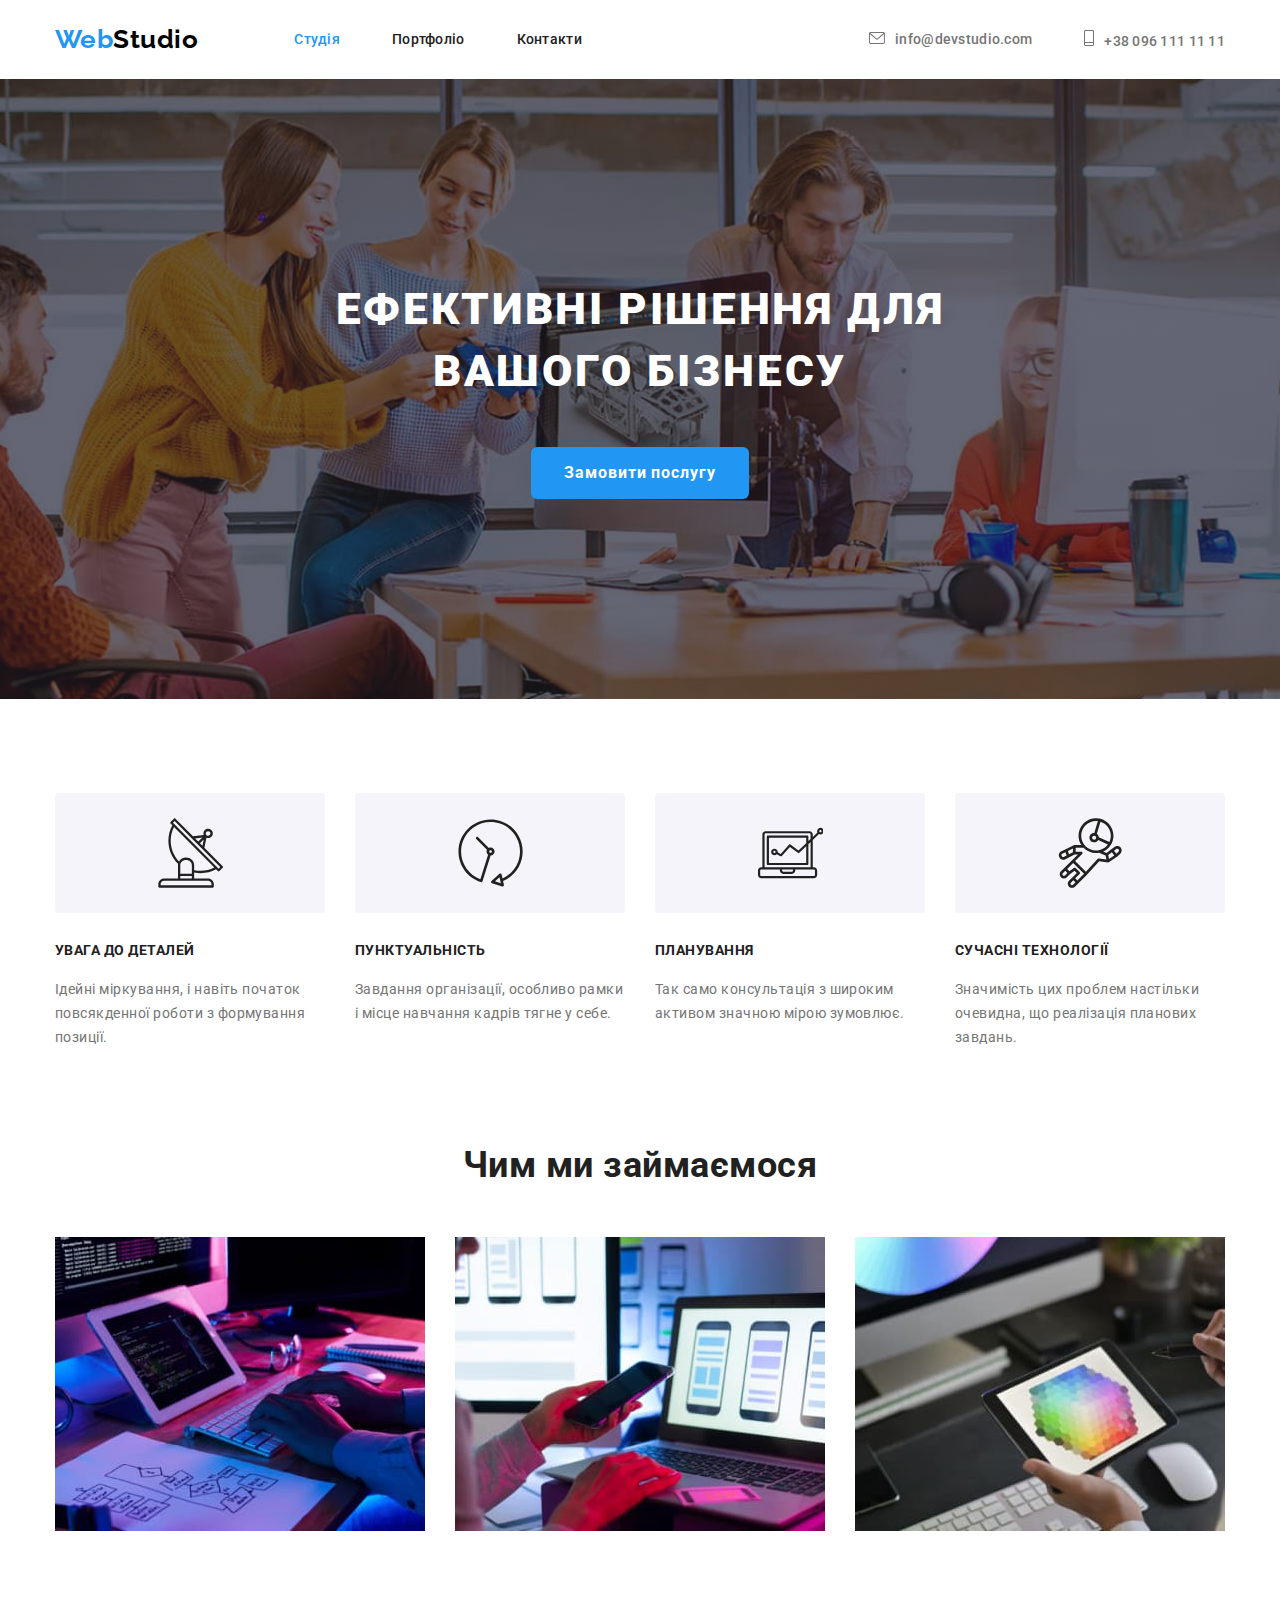
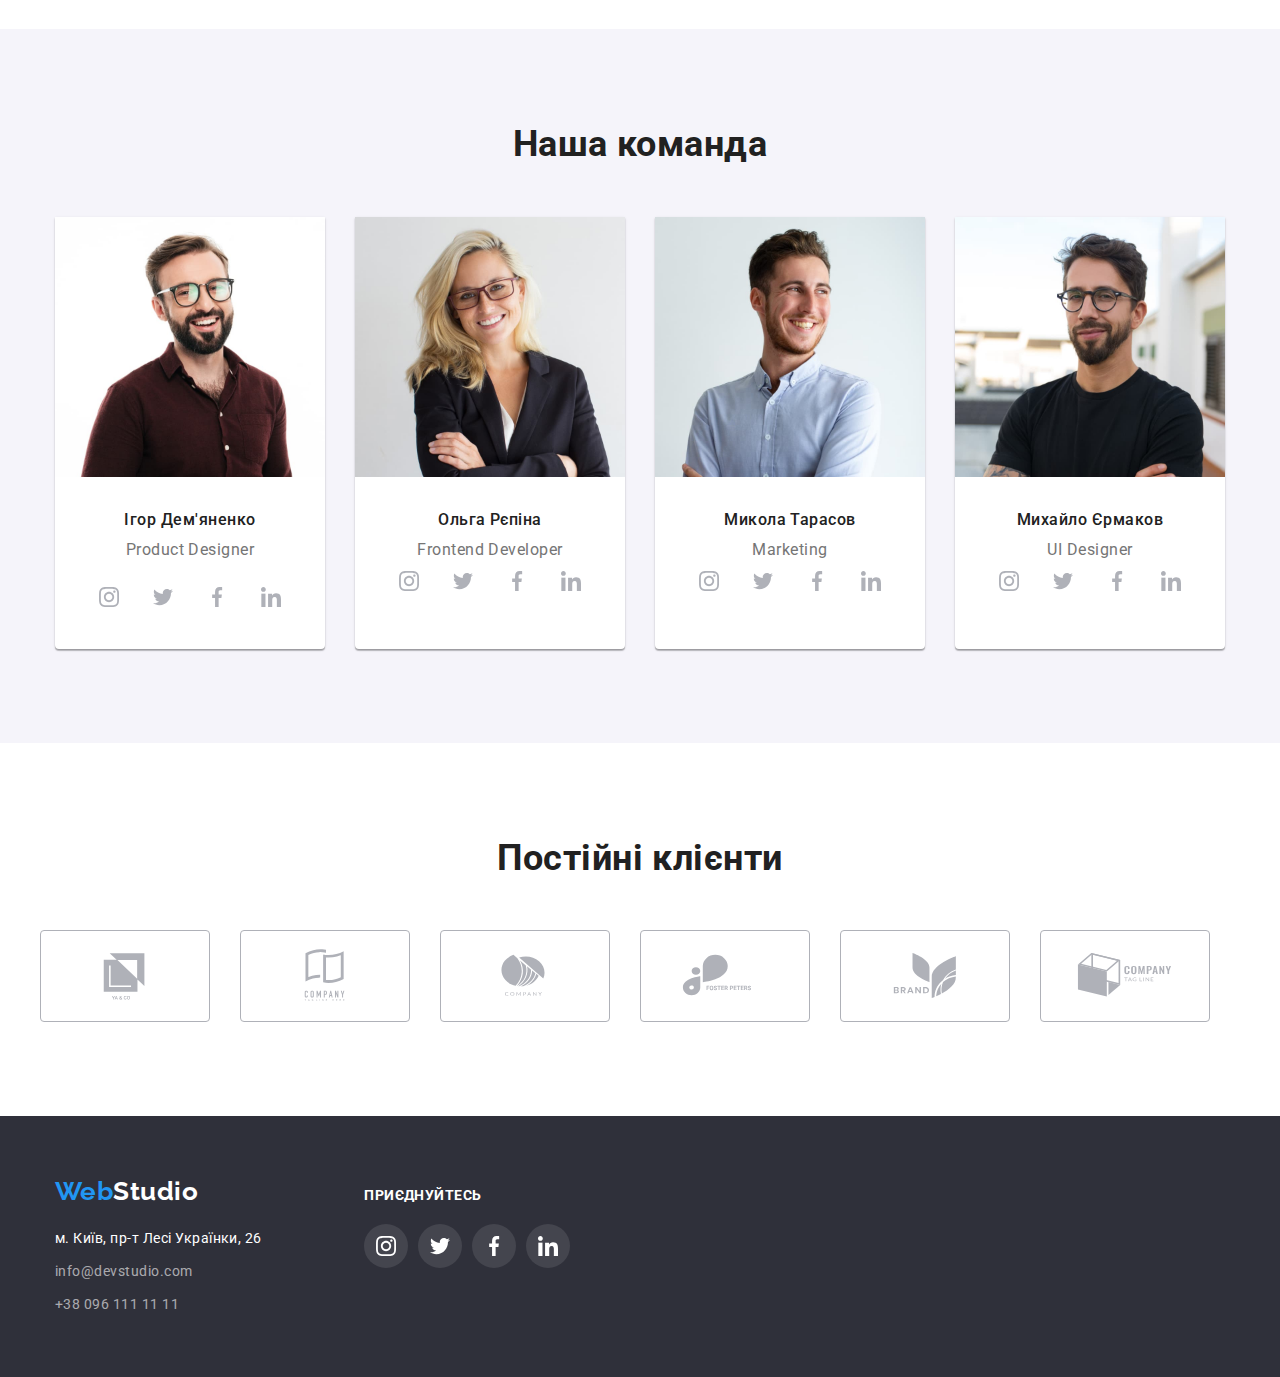
<file: index.html>
<!DOCTYPE html>
<html lang="uk">
<head>
  <meta charset="UTF-8">
  <meta http-equiv="X-UA-Compatible" content="IE=edge">
  <meta name="viewport" content="width=device-width, initial-scale=1.0">
  <title>hw_01</title>
  <link href="https://fonts.googleapis.com/css2?family=Raleway:wght@700&family=Roboto:wght@400;500;700;900&display=swap" rel="stylesheet">
  <link rel="stylesheet" href="https://cdnjs.cloudflare.com/ajax/libs/modern-normalize/1.1.0/modern-normalize.min.css">
  <link rel="stylesheet" href="./css/styles.css">

</head>
  <body>
    <header class="header">
      <div class="container main-container">
        <a class="logo" href=""><span>Web</span>Studio</a>
          <nav class="navigation-menu">
            <ul class="list">
              <li class="item"><a class="item-menu current" href="#">Студія</a></li>
              <li class="item"><a class="item-menu" href="./portfolio.html">Портфоліо</a></li> 
              <li class="item"><a class="item-menu" href="#">Контакти</a></li>  
            </ul>
          </nav>
            <ul class="list-contscts list">
              <li class="contact">
                
                <a class="contact-link" href="mailto:info@devstudio.com"><svg class="contact-icon" width="16" height="12">
                  <use href="./images/icons.svg#icon-envelope">
                  </use>
                </svg>info@devstudio.com</a></li>
              <li class="contact">
                <a class="contact-link" href="tel:+380961111111"><svg class="contact-icon" width="10" height="16">
                  <use href="./images/icons.svg#icon-Vector">
                  </use>
                </svg>+38 096 111 11 11</a></li>
            </ul>
      </div>
    </header>

    <main class="page">
      <section class="coll-back">
        <h1 class="hero">Ефективні рішення для вашого бізнесу</h1>
        <button class="btn" type ="button">Замовити послугу</button>
      </section>

      <section class="advantages">
        <div class="container">
          <h2 class="invisible">Переваги</h2>
            <ul class="list">
              <li class="advantages-item">
                <div class="insite">
                  <svg class="advantages-icon" width="65" height="70">
                    <use href="./images/icons.svg#icon-Vector-1">
                    </use>
                  </svg>
                </div>
                <h3 class="title">УВАГА ДО ДЕТАЛЕЙ</h3>
                <p class="text">Ідейні міркування, і навіть початок повсякденної роботи з формування позиції.</p>
              </li>
  
              <li class="advantages-item">
                <div class="insite">
                  <svg class="advantages-icon" width="65" height="70">
                    <use href="./images/icons.svg#icon-Vector-2">
                    </use>
                  </svg>
                </div>
                <h3 class="title">ПУНКТУАЛЬНІСТЬ</h3>
                <p class="text">Завдання організації, особливо рамки і місце навчання кадрів тягне у себе.</p>
              </li>
  
              <li class="advantages-item">
                <div class="insite">
                  <svg class="advantages-icon" width="65" height="70">
                    <use href="./images/icons.svg#icon-Vector-3">
                    </use>
                  </svg>
                </div>
                <h3 class="title">ПЛАНУВАННЯ</h3>
                <p class="text">Так само консультація з широким активом значною мірою зумовлює.</p>
              </li>
  
              <li class="advantages-item">
                <div class="insite">
                  <svg class="advantages-icon" width="65" height="70">
                    <use href="./images/icons.svg#icon-Vector-4">
                    </use>
                  </svg>
                </div>
                <h3 class="title">СУЧАСНІ ТЕХНОЛОГІЇ</h3>
                <p class="text">Значимість цих проблем настільки очевидна, що реалізація планових завдань.</p>
              </li>
            </ul>
        </div>
      </section>

      <section class="activity">
       <div class="container">
          <h2 class="activity-title">Чим ми займаємося</h2>
            <ul class="activity-list">
              <li class="activity-galery"><img src="images/img1.jpg" alt="activity" width="370" height="294"/></li>
              <li class="activity-galery"><img src="images/img2.jpg" alt="activity" width="370" height="294"/></li>
              <li class="activity-galery"><img src="images/img3.jpg" alt="activity" width="370" height="294"/></li>
            </ul>
          </div>
      </section>

      <section class="teams">
       <div class="container">
          <h2 class="activity-title">Наша команда</h2>
            <ul class="list tims-galery">
              <li class="teams-galery">
                <img src="images/photo1.jpg" alt="photo1" width="270" height="260"/>
                <div class="person">
                  <h3 class="name">Ігор Дем'яненко</h3>
                  <p class="role">Product Designer</p>
                </div>
                <ul class="networks">
                  <li class="networks-list">
                    <a href="" class="networks-link">
                      <svg class="networks-icon" width="20" height="20">
                        <use href="./images/icons.svg#icon-instagram">
                        </use>
                      </svg>
                    </a>
                  </li>
                  <li class="networks-list">
                    <a href="" class="networks-link"> <svg class="networks-icon" width="20" height="20">
                      <use href="./images/icons.svg#icon-twitter-1">
                      </use>
                    </svg>
                  </a>
                  </li>
                  <li class="networks-list">
                    <a href="" class="networks-link">
                      <svg class="networks-icon" width="20" height="20">
                        <use href="./images/icons.svg#icon-facebook-1">
                        </use>
                      </svg>
                    </a>
                  </li>
                  <li class="networks-list">
                    <a href="" class="networks-link">
                      <svg class="networks-icon" width="20" height="20">
                        <use href="./images/icons.svg#icon-linkedin-1">
                        </use>
                      </svg>
                    </a>
                  </li>
                </ul>
              </li>
  
              <li class="teams-galery">
                <img src="images/photo2.jpg" alt="photo2" width="270" height="260" />
                <div class="person">
                  <h3 class="name">Ольга Рєпіна</h3>
                  <p class="role">Frontend Developer</p>
                  <ul class="networks">
                    <li class="networks-list">
                      <a href="" class="networks-link">
                        <svg class="networks-icon" width="20" height="20">
                          <use href="./images/icons.svg#icon-instagram">
                          </use>
                        </svg>
                      </a>
                    </li>
                    <li class="networks-list">
                      <a href="" class="networks-link"> <svg class="networks-icon" width="20" height="20">
                        <use href="./images/icons.svg#icon-twitter-1">
                        </use>
                      </svg>
                    </a>
                    </li>
                    <li class="networks-list">
                      <a href="" class="networks-link">
                        <svg class="networks-icon" width="20" height="20">
                          <use href="./images/icons.svg#icon-facebook-1">
                          </use>
                        </svg>
                      </a>
                    </li>
                    <li class="networks-list">
                      <a href="" class="networks-link">
                        <svg class="networks-icon" width="20" height="20">
                          <use href="./images/icons.svg#icon-linkedin-1">
                          </use>
                        </svg>
                      </a>
                    </li>
                  </ul>
                </div>
              </li>
  
              <li class="teams-galery">
                <img src="images/photo3.jpg" alt="photo3" width="270" height="260"/>
                <div class="person">
                  <h3 class="name">Микола Тарасов</h3>
                  <p class="role">Marketing</p>
                  <ul class="networks">
                    <li class="networks-list">
                      <a href="" class="networks-link">
                        <svg class="networks-icon" width="20" height="20">
                          <use href="./images/icons.svg#icon-instagram">
                          </use>
                        </svg>
                      </a>
                    </li>
                    <li class="networks-list">
                      <a href="" class="networks-link"> <svg class="networks-icon" width="20" height="20">
                        <use href="./images/icons.svg#icon-twitter-1">
                        </use>
                      </svg>
                    </a>
                    </li>
                    <li class="networks-list">
                      <a href="" class="networks-link">
                        <svg class="networks-icon" width="20" height="20">
                          <use href="./images/icons.svg#icon-facebook-1">
                          </use>
                        </svg>
                      </a>
                    </li>
                    <li class="networks-list">
                      <a href="" class="networks-link">
                        <svg class="networks-icon" width="20" height="20">
                          <use href="./images/icons.svg#icon-linkedin-1">
                          </use>
                        </svg>
                      </a>
                    </li>
                  </ul>
                </div>
              </li>
  
              <li class="teams-galery">
                <img src="images/photo4.jpg" alt="photo4" width="270" height="260"/>
                <div class="person">
                  <h3 class="name">Михайло Єрмаков</h3>
                  <p class="role">UI Designer</p>
                  <ul class="networks">
                    <li class="networks-list">
                      <a href="" class="networks-link">
                        <svg class="networks-icon" width="20" height="20">
                          <use href="./images/icons.svg#icon-instagram">
                          </use>
                        </svg>
                      </a>
                    </li>
                    <li class="networks-list">
                      <a href="" class="networks-link"> <svg class="networks-icon" width="20" height="20">
                        <use href="./images/icons.svg#icon-twitter-1">
                        </use>
                      </svg>
                    </a>
                    </li>
                    <li class="networks-list">
                      <a href="" class="networks-link">
                        <svg class="networks-icon" width="20" height="20">
                          <use href="./images/icons.svg#icon-facebook-1">
                          </use>
                        </svg>
                      </a>
                    </li>
                    <li class="networks-list">
                      <a href="" class="networks-link">
                        <svg class="networks-icon" width="20" height="20">
                          <use href="./images/icons.svg#icon-linkedin-1">
                          </use>
                        </svg>
                      </a>
                    </li>
                  </ul>
                </div>
              </li>
            </ul>
       </div>
      </section>

      <section class="clients">
        <div class="container">
          <h2 class="clients-title">Постійні клієнти</h2>
          <ul class="clients-list">
            <li class="clients-item">
              <a href="" class="clients-link">
                <svg class="clients-icon" width="106" height="60">
                  <use href="./images/icons.svg#icon-Logo-5">
                  </use>
                </svg>
              </a>
            </li>

            <li class="clients-item">
              <a href="" class="clients-link">
                <svg class="clients-icon" width="106" height="60">
                  <use href="./images/icons.svg#icon-Logo-4">
                  </use>
                </svg>
              </a>
            </li>

            <li class="clients-item">
              <a href="" class="clients-link">
                <svg class="clients-icon" width="106" height="60">
                  <use href="./images/icons.svg#icon-Logo-3">
                  </use>
                </svg>
              </a>
            </li>

            <li class="clients-item">
              <a href="" class="clients-link">
                <svg class="clients-icon" width="106" height="60">
                  <use href="./images/icons.svg#icon-Logo-2">
                  </use>
                </svg>
              </a>
            </li>

            <li class="clients-item">
              <a href="" class="clients-link">
                <svg class="clients-icon" width="106" height="60">
                  <use href="./images/icons.svg#icon-Logo-1">
                  </use>
                </svg>
              </a>
            </li>

            <li class="clients-item">
              <a href="" class="clients-link">
                <svg class="clients-icon" width="106" height="60">
                  <use href="./images/icons.svg#icon-Logo">
                  </use>
                </svg>
              </a>
            </li>
          </ul>
        </div>
      </section>
    </main>
    
    <footer class="footer">
      <div class="container footer-block">
        <div class="footer-contacts">
          <a class="logo" href=""><span>Web</span>Studio</a>
            <address>
              <ul class="list-footer">
                <li class= "list-footer-item"><a class="location" href="#">м. Київ, пр-т Лесі Українки, 26</a></li>
                <li class= "list-footer-item"><a class="foter-contacts" href="mailto:info@devstudio.com">info@devstudio.com</a></li>
                <li class= "list-footer-item"><a class="foter-contacts" href="tel:+380961111111">+38 096 111 11 11</a></li>
              </ul>
            </address>
        </div>
      <div class="join">
        <h2 class="join-title">приєднуйтесь</h2>
        <ul class="networks ">
          <li class="networks-list join-list">
            <a href="" class="networks-link">
              <svg class="advantages-icon join-icon" width="20" height="20">
                <use href="./images/icons.svg#icon-instagram">
                </use>
              </svg>
            </a>
          </li>
          <li class="networks-list join-list">
            <a href="" class="networks-link"> <svg class="advantages-icon join-icon" width="20" height="20">
              <use href="./images/icons.svg#icon-twitter-1">
              </use>
            </svg>
          </a>
          </li>
          <li class="networks-list join-list">
            <a href="" class="networks-link">
              <svg class="advantages-icon join-icon" width="20" height="20">
                <use href="./images/icons.svg#icon-facebook-1">
                </use>
              </svg>
            </a>
          </li>
          <li class="networks-list join-list">
            <a href="" class="networks-link">
              <svg class="advantages-icon join-icon" width="20" height="20">
                <use href="./images/icons.svg#icon-linkedin-1">
                </use>
              </svg>
            </a>
          </li>
        </ul>
      </div>
    </div>
    </footer>

  </body>
</html>
</file>
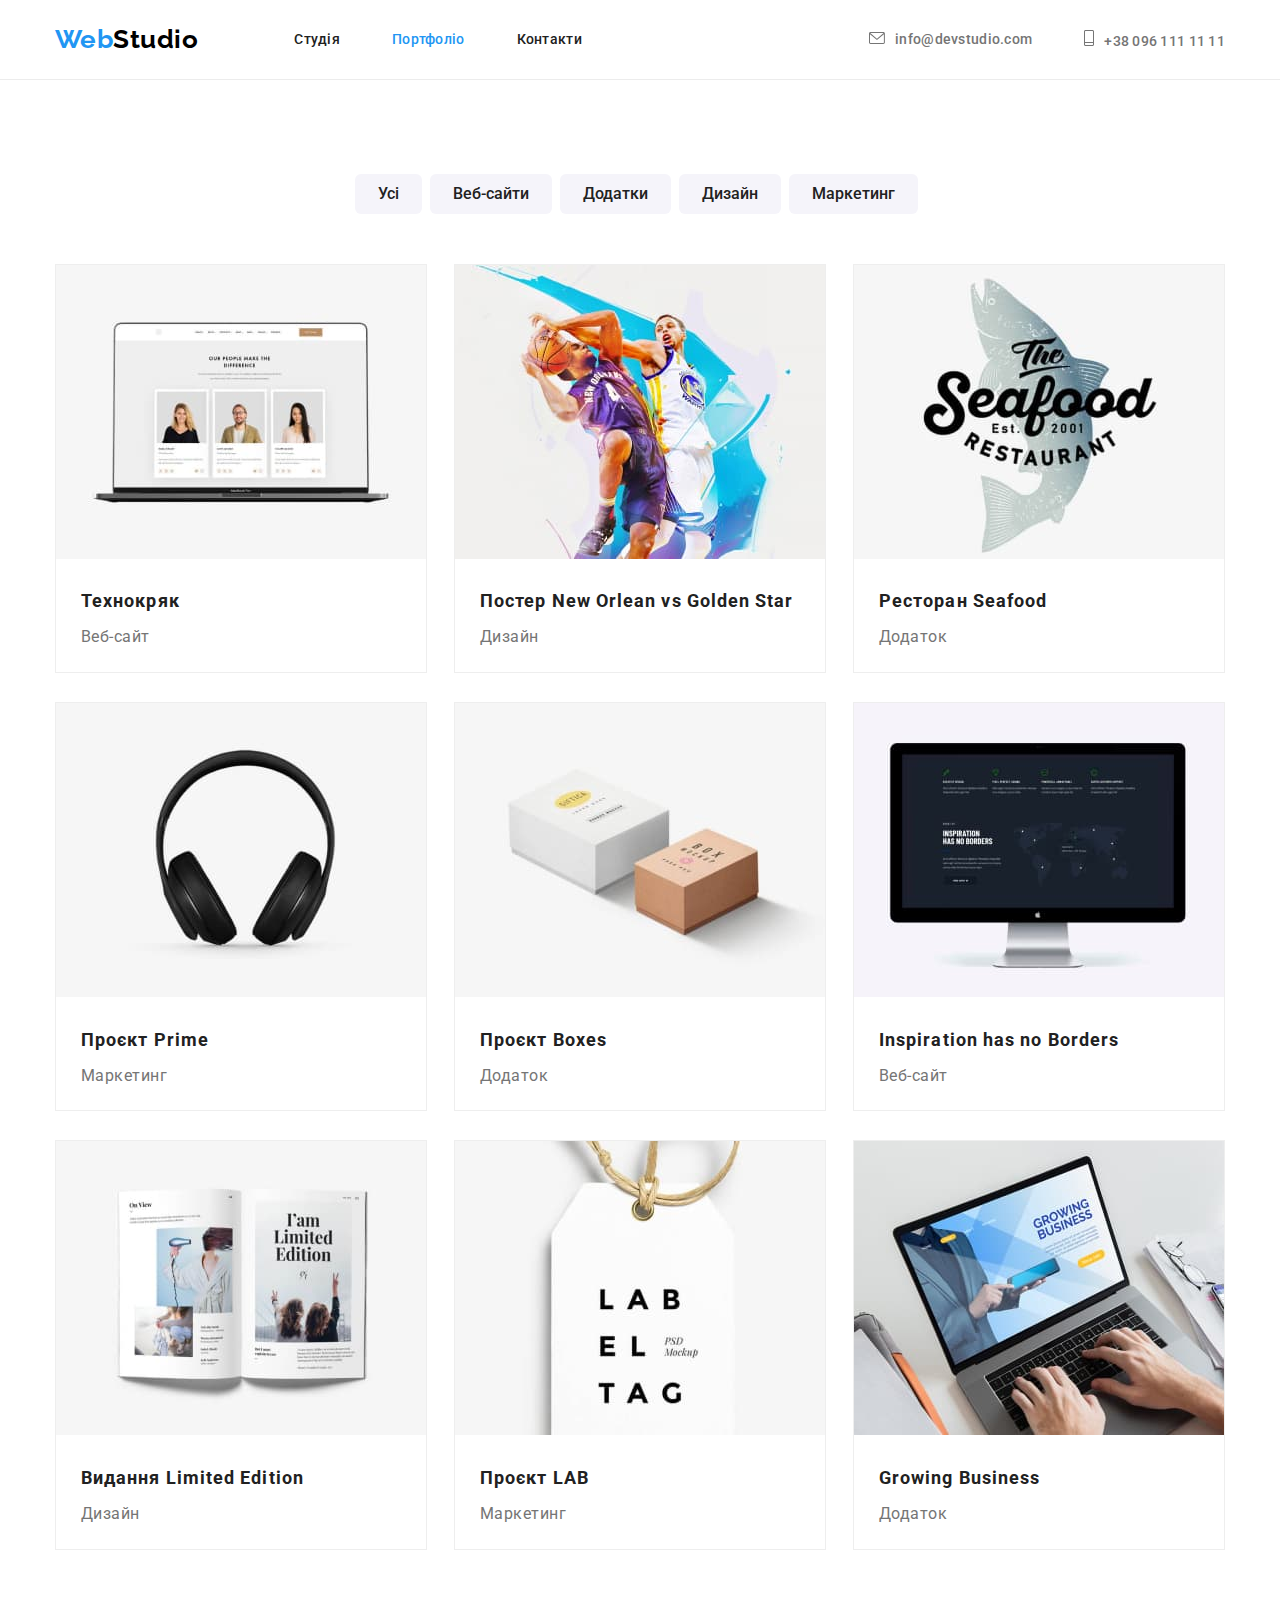
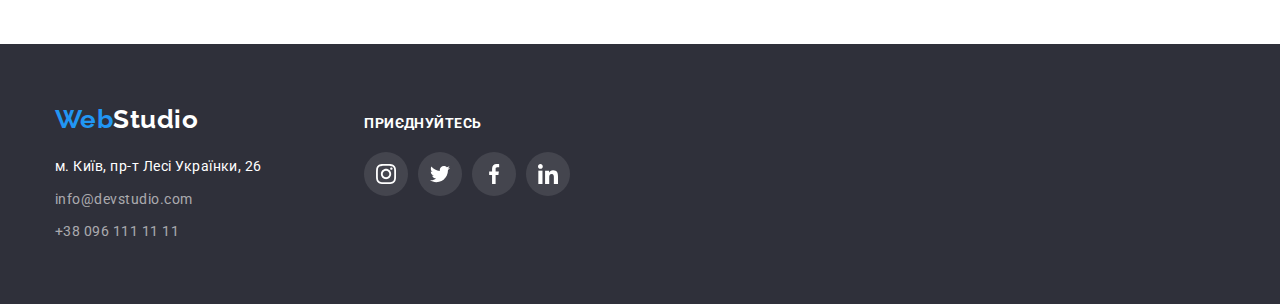
<file: portfolio.html>
<!DOCTYPE html>
<html lang="uk">
<head>
  <meta charset="UTF-8">
  <meta http-equiv="X-UA-Compatible" content="IE=edge">
  <meta name="viewport" content="width=device-width, initial-scale=1.0">
  <title>hw_02</title>
  <!-- <link rel="preconnect" href="https://fonts.googleapis.com">
  <link rel="preconnect" href="https://fonts.gstatic.com" crossorigin> -->
  <link href="https://fonts.googleapis.com/css2?family=Raleway:wght@700&family=Roboto:wght@400;500;700;900&display=swap" rel="stylesheet">
  <link rel="stylesheet" href="https://cdnjs.cloudflare.com/ajax/libs/modern-normalize/1.1.0/modern-normalize.min.css">
  <link rel="stylesheet" href="./css/styles.css">
</head>
<body>
  <header class="header header-portfolio">
    <div class="container main-container">
      <a class="logo" href=""><span>Web</span>Studio</a>
        <nav class="navigation-menu">
          <ul class="list">
            <li class="item"><a class="item-menu" href="./index.html">Студія</a></li>
            <li class="item"><a class="item-menu current" href="./portfolio.html">Портфоліо</a></li> 
            <li class="item"><a class="item-menu" href="#">Контакти</a></li>  
          </ul>
        </nav>
          <ul class="list-contscts list">
            <li class="contact"><a class="contact-link" href="mailto:info@devstudio.com"><svg class="contact-icon" width="16" height="12">
              <use href="./images/icons.svg#icon-envelope">
              </use>
            </svg>info@devstudio.com</a></li>
          <li class="contact">
            <a class="contact-link" href="tel:+380961111111"><svg class="contact-icon" width="10" height="16">
              <use href="./images/icons.svg#icon-Vector">
              </use>
            </svg>+38 096 111 11 11</a></li>
          </ul>
    </div>
  </header>

  <main class="portfolio">
    <section class="filter">
    <div class="container">
      <h1 class="invisible">Портфолио</h1>
        <ul class="filter-list"> 
          <li class="filter-btn"><button class= "text-btn" type ="button">Усі</button></li>
          <li class="filter-btn"><button class= "text-btn" type ="button">Веб-сайти</button></li>
          <li class="filter-btn"><button class= "text-btn" type ="button">Додатки</button></li>
          <li class="filter-btn"><button class= "text-btn" type ="button">Дизайн</button></li>
          <li class="filter-btn"><button class= "text-btn" type ="button">Маркетинг</button></li>
        </ul>
  
        <ul class="cards-list">
          <li class="cards-list-item">
            <a href="">
              <img src="./images/veb.jpg" alt="photo veb site" width="370" height="294"/>
              <div class="our-projects">
                <h2 class="title-project">Технокряк</h2>
                <p class="text-project">Веб-сайт</p>
              </div>
            </a>
          </li>
  
          <li class="cards-list-item">
            <a href="">
              <img src="./images/design.jpg" alt="photo design" width="370" height="294"/>
              <div class="our-projects">
                <h2 class="title-project">Постер New Orlean vs Golden Star</h2>
                <p class="text-project">Дизайн</p>
              </div>
            </a>
          </li>
  
          <li class="cards-list-item">
            <a href="">
              <img src="./images/seafood.jpg" alt="photo seafood" width="370" height="294"/>
              <div class="our-projects">
                <h2 class="title-project">Ресторан Seafood</h2>
                <p class="text-project">Додаток</p>
              </div>
            </a>
          </li>
  
          <li class="cards-list-item">
            <a href="">
              <img src="./images/prime.jpg" alt="photo prime" width="370" height="294"/>
              <div class="our-projects">
                <h3 class="title-project">Проєкт Prime</h3>
                <p class="text-project">Маркетинг</p>
              </div>
            </a>
          </li>
  
          <li class="cards-list-item">
            <a href="">
              <img src="./images/boxes.jpg" alt="photo boxes" width="370" height="294"/>
              <div class="our-projects">
                <h2 class="title-project">Проєкт Boxes</h2>
                <p class="text-project">Додаток</p>
              </div>
            </a>
          </li>
  
          <li class="cards-list-item">
            <a href="">
              <img src="./images/inspiration.jpg" alt="photo inspiration" width="370" height="294"/>
              <div class="our-projects">
                <h2 class="title-project">Inspiration has no Borders</h2>
                <p class="text-project">Веб-сайт</p>
              </div>
            </a>
          </li>
  
          <li class="cards-list-item">
            <a href="">
              <img src="./images/limited.jpg" alt="photo limited" width="370" height="294"/>
              <div class="our-projects">
                <h2 class="title-project">Видання Limited Edition</h2>
                <p class="text-project">Дизайн</p>
              </div>
            </a>
          </li>
  
          <li class="cards-list-item">
            <a href="">
              <img src="./images/lab.jpg" alt="photo lab" width="370" height="294"/>
              <div class="our-projects">
                <h2 class="title-project">Проєкт LAB</h2>
                <p class="text-project">Маркетинг</p>
              </div>
            </a>
          </li>
  
          <li class="cards-list-item">
            <a href="">
              <img src="./images/growing.jpg" alt="photo growing" width="370" height="294"/>
              <div class="our-projects">
                <h2 class="title-project">Growing Business</h2>
                <p class="text-project">Додаток</p>
              </div>
            </a>
          </li>
        </ul>
    </div>
    </section>

  </main>

  <footer class="footer">
  <div class="container footer-block">
    <div class="footer-contacts">
      <a class="logo" href=""><span>Web</span>Studio</a>
        <address>
          <ul class="list-footer">
            <li class= "list-footer-item"><a class="location" href="#">м. Київ, пр-т Лесі Українки, 26</a></li>
            <li class= "list-footer-item"><a class="foter-contacts" href="mailto:info@devstudio.com">info@devstudio.com</a></li>
            <li class= "list-footer-item"><a class="foter-contacts" href="tel:+380961111111">+38 096 111 11 11</a></li>
          </ul>
        </address>
        </div>
        <div class="join">
          <h2 class="join-title">приєднуйтесь</h2>
          <ul class="networks ">
            <li class="networks-list join-list">
              <a href="" class="networks-link">
                <svg class="advantages-icon join-icon" width="20" height="20">
                  <use href="./images/icons.svg#icon-instagram">
                  </use>
                </svg>
              </a>
            </li>
            <li class="networks-list join-list">
              <a href="" class="networks-link"> <svg class="advantages-icon join-icon" width="20" height="20">
                <use href="./images/icons.svg#icon-twitter-1">
                </use>
              </svg>
            </a>
            </li>
            <li class="networks-list join-list">
              <a href="" class="networks-link">
                <svg class="advantages-icon join-icon" width="20" height="20">
                  <use href="./images/icons.svg#icon-facebook-1">
                  </use>
                </svg>
              </a>
            </li>
            <li class="networks-list join-list">
              <a href="" class="networks-link">
                <svg class="advantages-icon join-icon" width="20" height="20">
                  <use href="./images/icons.svg#icon-linkedin-1">
                  </use>
                </svg>
              </a>
            </li>
          </ul>
  </div>
  </footer>
</body>
</html>
</file>
<file: css/styles.css>
/* колір головного тексту #757575 */
/* другорялний колір тексту #212121 */
/* колір логотипу #000000 */
/* колір фона ховера #2196F3 */
/* колір тексту ховера #FFFFFF */
/* колір банера.футера #2F303A */
/* другорялний колір сторінки #F5F5F5 */
/* колір адреса футера rgba(255, 255, 255, 0.6); */
*,
*::after,
*::before {
  margin: 0;
  padding: 0;
  box-sizing: border-box;
}
:root{
--primery-tetx-color: #757575;
--title-text-color: #212121;
--primery-white-color: #FFFFFF;
--accent-color: #2196F3;
--gradient: linear-gradient(rgba(47, 48, 58, 0.4), rgba(47, 48, 58, 0.4));
}
* {
  margin: 0;
  padding: 0;
  list-style: none;
  box-sizing:border-box;
  
}

 body{
  background-color: var(--primery-white-color);
  color: var(--primery-tetx-color);
  font-family: 'Roboto' , sans-serif;
  letter-spacing: 0.03em;
 }
h1,h2,h3,p, li{
  margin:0;

}
/* Cторінка Студія */
/* Header */
.container{
  margin-left: auto;
  margin-right: auto;
  width: 1200px;
  padding-left: 15px;
  padding-right: 15px;
}
.main-container{
  display: flex;
  align-items: center;
}
 .logo{
  color:#000000;
  font-family: 'Raleway';
  font-weight: 700;
  font-size: 26px;
  line-height: 1.2;
  letter-spacing: inherit;
  text-decoration: none;
  outline: none;
  margin-right: 96px;
 }
 .logo > span{
  color:#2196F3;
 }
 button{
  border: 0;
  cursor: pointer;
 }
button,
a{
  font-family: inherit;
  color: inherit;
  outline: none;
}
.list{
  margin-top: 0;
  margin-bottom: 0;
  list-style: none;
  display: flex;
  padding: 0;
}
.item{
  margin-right: 52px;
}
.item:last-child{
  margin-right: 0;
 }
 .item-menu{
  display: block;
  padding: 32px 0;
  color:var(--title-text-color);
  font-weight: 500;
  font-size: 14px;
  line-height: 1.1;
  letter-spacing: 0.02em;
  text-decoration: none;
  cursor: pointer;
 }
 
 .item-menu:hover,
 .item-menu:focus
 {
  color:var(--accent-color);
  outline:none;
 }
 .current{
  color:var(--accent-color);
 }

 .list-contscts{
  margin-left:auto ;
 }
 .contact:first-child{
  margin-right: 52px;
 }
 .contact-icon{
  fill: #757575;
  margin-right: 10px;
  display: inline-block;
  justify-content: center;
 }
 .contact-link{
  font-weight: 500;
  font-size: 14px;
  line-height: 1.1;
  letter-spacing: 0.02em;
  text-decoration: none;
  cursor: pointer;
 }
 .contact-link:hover,
 .contact-link:focus{
  color:#2196F3;
 }
 .contact-link:hover .contact-icon,
 .contact-link:focus .contact-icon{
  fill:#2196F3;
 }


/* Coll-back */

 .coll-back{
  background-color: rgb(14, 23, 6);
  background-image: var(--gradient),
    url(../images/hero.jpg);
  background-repeat: no-repeat;
  background-size: cover;
  background-position: center;
  padding-top: 200px;
  padding-bottom: 200px;
  text-align: center;
}
.coll-back .hero{
  text-align: center;
}
.hero{
  width: 696px;
  margin: 0 auto;
  margin-bottom: 44px;
  color:var(--primery-white-color);
  font-weight: 900;
  font-size: 44px;
  line-height: 1.4;
  letter-spacing: 0.06em;
  text-transform: uppercase;
 
}
.btn{
  display: inline-block;
  border:1px solid transparent;
  padding: 10px 32px;
  border-radius: 6px;
  color:var(--primery-white-color);
  font-weight: 700;
  font-size: 16px;
  line-height: 1.9;
  letter-spacing: 0.06em;
  background: var(--accent-color);

}

/* advantages */
.advantages{
  padding-top: 94px;
  margin-bottom: 94px;
}
.invisible{
  display: none;
}
.advantages-item{
  width: 270px;
  display: inline-block;
  margin-right: 30px;
}
.advantages-item:last-child{
  margin-right:0;
}
.insite{
  width: 270px;
  height: 120px;
  background: #F5F4FA;
  border-radius: 4px;
  margin-bottom: 30px;
  display: flex;
  justify-content: center;
  align-items: center;
  color:#212121;
  border: 1 px solid transparent;
}
.advantages-icon{
  fill:#212121;
}

.insite:hover,
.insite:focus{
  fill:var(--accent-color);
  border: 1px solid var(--accent-color);
}
.insite:hover .advantages-icon,
.insite:focus .advantages-icon{
  fill:var(--accent-color);
}
.title{
  padding-bottom: 20px;
  color: var(--title-text-color);
  font-weight: 700;
  font-size: 14px;
  line-height: 1.1;
}
.text{
  font-weight: 400;
  font-size: 14px;
  line-height: 1.7;
}

/* activity */
.activity{
  display: block;
  padding-bottom: 94px;
}
.activity-list{
  margin-top: 0;
  margin-bottom: 0;
  list-style: none;
  display: flex;
  padding: 0;
}
.activity-title{
  font-weight: 700;
  font-size: 36px;
  color: var(--title-text-color);
  line-height: 1.2;
  text-align: center;
  margin-bottom: 50px;
}
.activity-galery{
  padding-right: 30px;
}
.activity-galery:last-child{
  padding-right: 0;
  margin-right: 0;
}

/* teams */

.teams{
  background-color: #F5F4FA;
  padding-bottom: 94px;
  padding-top: 94px;
}
.teams-galery{
  background-color: var(--primery-white-color);
  margin-right: 30px;
  box-shadow: 0px 1px 3px rgba(0, 0, 0, 0.12), 0px 1px 1px rgba(0, 0, 0, 0.14), 0px 2px 1px rgba(0, 0, 0, 0.2);
  border-radius: 0px 0px 4px 4px;
}
.teams-galery:last-child{
  margin-right: 0;
}
.person{
  padding-top:30px;
  padding-bottom: 16px;
  font-size: 16px;
  line-height: 1.2;
  text-align: center;
}
.name{
  margin-bottom: 10px;
  color:var(--title-text-color);
  font-weight: 500;
  font-size: 16px;
  line-height: 1.18;
}

.networks{
  display: flex;
  justify-content: center;
  gap: 10px;
  padding-bottom: 30px;
}
.networks-list{
  width: 44px;
  height: 44px;
}
.networks-link{
  width: 100%;
  height: 100%;
  border-radius:50%;
  border: 1px solid transparent;
  display: block;
  display: flex;
  justify-content: center;
  align-items: center;
  color: #AFB1B8;
}
.networks-icon{
  fill:currentColor;
}
.networks-link:hover,
.networks-link:focus{
  background-color:var(--accent-color);
  color:var(--primery-white-color);
}
/* .networks-link:hover.networks-icon{
  fill:var(--primery-white-color);
} */

.clients{
  padding-top: 94px;
  padding-bottom: 94px;
}
.clients-title{
  font-weight: 700;
    font-size: 36px;
    color: var(--title-text-color);
    line-height: 1.2;
    text-align: center;
    margin-bottom: 50px;
}
.clients-list{
  display: flex;
  justify-content: center;
  align-items: center;
}
.clients-link{
  width: 170px;
  height: 92px;
  border: 1px solid #AFB1B8;
  border-radius: 4px;
  margin-right: 30px;
  display: flex;
  justify-content: center;
  align-items: center;
}
.clients-icon{
  fill: #AFB1B8;
}
.clients-link:hover,
.clients-link:focus{
  border: 1px solid var(--accent-color);
}
.clients-link:hover .clients-icon,
.clients-link:focus .clients-icon{
  fill:var(--accent-color);
}
.footer{
  padding-top: 60px;
  padding-bottom: 60px;
  background-color:#2F303A;
  font-family: 'Roboto' , sans-serif;
}
.footer-block{
  display: flex;
}
.list-footer{
  list-style: none;
  padding-left:0;
  padding-top: 0;
  padding-bottom: 0;
}
.footer .logo{
  color: var(--primery-white-color);
}
address{
  padding-top: 20px;
}
.list-footer-item{
  margin-bottom: 9px;
}
.list-footer-item:last-child{
  margin-bottom: 0;
}

.location{
  color:var(--primery-white-color);
  font-size: 14px;
  line-height: 1.7;
  text-decoration: none;
  font-family: inherit;
  font-style: normal;
  outline: none;
}
.foter-contacts{
  color: rgba(255, 255, 255, 0.6);
  font-size: 14px;
  line-height: 1.7;
  text-decoration: none;
  font-style: normal;
}
.foter-contacts:hover,
.foter-contacts:focus{
  color:var(--accent-color);
  outline: none;
}
.join{
  width: 206px;
  height: 80px;
  padding-top: 12px;
  margin-left: 70px;
}
.join-title{
  font-family: 'Roboto';
font-weight: 700;
font-size: 14px;
line-height: 1.14;
letter-spacing: 0.03em;
text-transform: uppercase;
color: #FFFFFF;
margin-bottom: 20px;
}
.join-icon{
  fill: var(--primery-white-color);
}
.join-list{
  background: rgba(255, 255, 255, 0.1);
  border-radius:50%;
}



/* Cторінка Портфоліо */
.header-portfolio{
  border-bottom: 1px solid #ECECEC;
}
.filter{
  padding-top: 94px;
  padding-bottom: 65px;
}
.filter-list{
  display:flex;
  align-items:center;
  justify-content: center;
  margin-bottom: 50px;
}
.filter-btn{
  display: inline-block;
  align-content:center;
  margin-right: 8px;
}
.text-btn{
  border: 1px solid transparent;
  padding: 6px 22px;
  border-radius: 6px;
  color: var(--title-text-color);
  background-color: #F5F4FA;
  font-weight: 500;
  font-size: 16px;
  line-height: 1.6;
  text-align: center;
}
.text-btn:hover,
.text-btn:focus{
  color: var(--primery-white-color);
  background-color: var(--accent-color);
}
.cards-list{
display: flex;
flex-wrap: wrap;
}
.cards-list-item{
background-color:var(--primery-white-color);
border: 1px solid rgba(238, 238, 238, 1);
margin-right: 27px;
margin-bottom: 29px;
}
.cards-list-item:nth-child(3n){
  margin-right: 0;
  }
.cards-list-item:hover,
.cards-list-item:focus{
  background: #FFFFFF;
  border: 1px solid #EEEEEE;
  box-shadow: 0px 1px 1px rgba(0, 0, 0, 0.12), 0px 4px 4px rgba(0, 0, 0, 0.06), 1px 4px 6px rgba(0, 0, 0, 0.16);
  }
a{
  text-decoration: none;
}
.our-projects{
  padding-top: 20px;
  padding-bottom: 20px;
  padding-left: 25px;
}
.title-project{
  padding-bottom: 4px;
  color: var(--title-text-color);
  font-weight: 700;
  font-size: 18px;
  line-height: 2;
  letter-spacing: 0.06em;
}
.text-project{
  font-size: 16px;
  line-height: 1.8;
}
</file>
